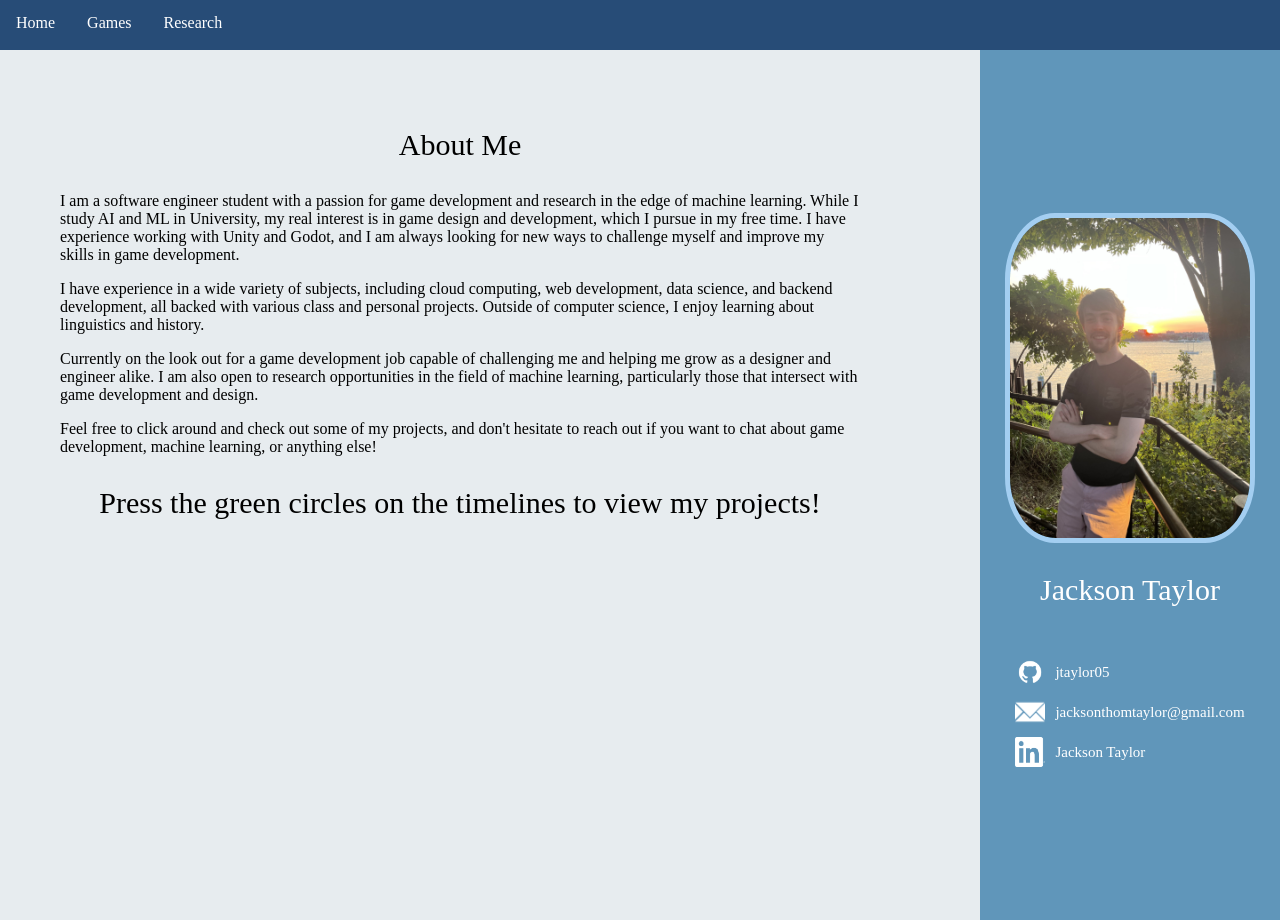
<file: index.html>
<!DOCTYPE html>
<header>
    <link rel="stylesheet" href="style.css">
    <link rel="stylesheet" href="index.css">
</header>
<body>
    <ul class="navbar">
        <li class="navbar-item" ><a class="navbar-link" href=".">Home</a></li>
        <li class="navbar-item" ><a class="navbar-link" href="games.html">Games</a></li>
        <li class="navbar-item" ><a class="navbar-link" href="research.html">Research</a></li>
    </ul>
    <div class="content">
        <div class="words">
            <p class="important">About Me</p>
            <p>
                I am a software engineer student with a passion for game development and research in the edge of machine learning. While I study AI and ML in University, my real interest is in game design and development, which I pursue in my free time. I have experience working with Unity and Godot, and I am always looking for new ways to challenge myself and improve my skills in game development.
            </p>
            <p>
                I have experience in a wide variety of subjects, including cloud computing, web development, data science, and backend development, all backed with various class and personal projects. Outside of computer science, I enjoy learning about linguistics and history.
            </p>
            <p>
                Currently on the look out for a game development job capable of challenging me and helping me grow as a designer and engineer alike. I am also open to research opportunities in the field of machine learning, particularly those that intersect with game development and design.
            </p>
            <p>
                Feel free to click around and check out some of my projects, and don't hesitate to reach out if you want to chat about game development, machine learning, or anything else!
            </p>
            <p class="important">Press the green circles on the timelines to view my projects!</p>
        </div>
        <div class="sidebar-right">
            <img class="profile-pic" src="assets/portrait.jpg" alt="Profile Picture">
            <p class="important">Jackson Taylor</p>
            <div class="contact-info">
                <div>
                    <img class="icon" src="assets\GitHub Logos\PNG\GitHub_Invertocat_White_Clearspace.png" alt="GitHub Icon">
                    <a class="contact-link"href="https://github.com/jtaylor05" target="_blank">jtaylor05</a>
                </div>
                <div>
                    <img class="icon" src="assets/mail.png" alt="Email Icon">
                    <a class="contact-link" href="mailto:jacksonthomtaylor@gmail.com" target="_blank">jacksonthomtaylor@gmail.com</a>
                </div>
                <div>
                    <img class="icon" src="assets\in-logo\InBug-White.png" alt="LinkedIn Icon">
                    <a class="contact-link" href="https://www.linkedin.com/in/jacksonttaylor" target="_blank">Jackson Taylor</a>
                </div>
            </div>
        </div>
    </div>
</body>
</file>
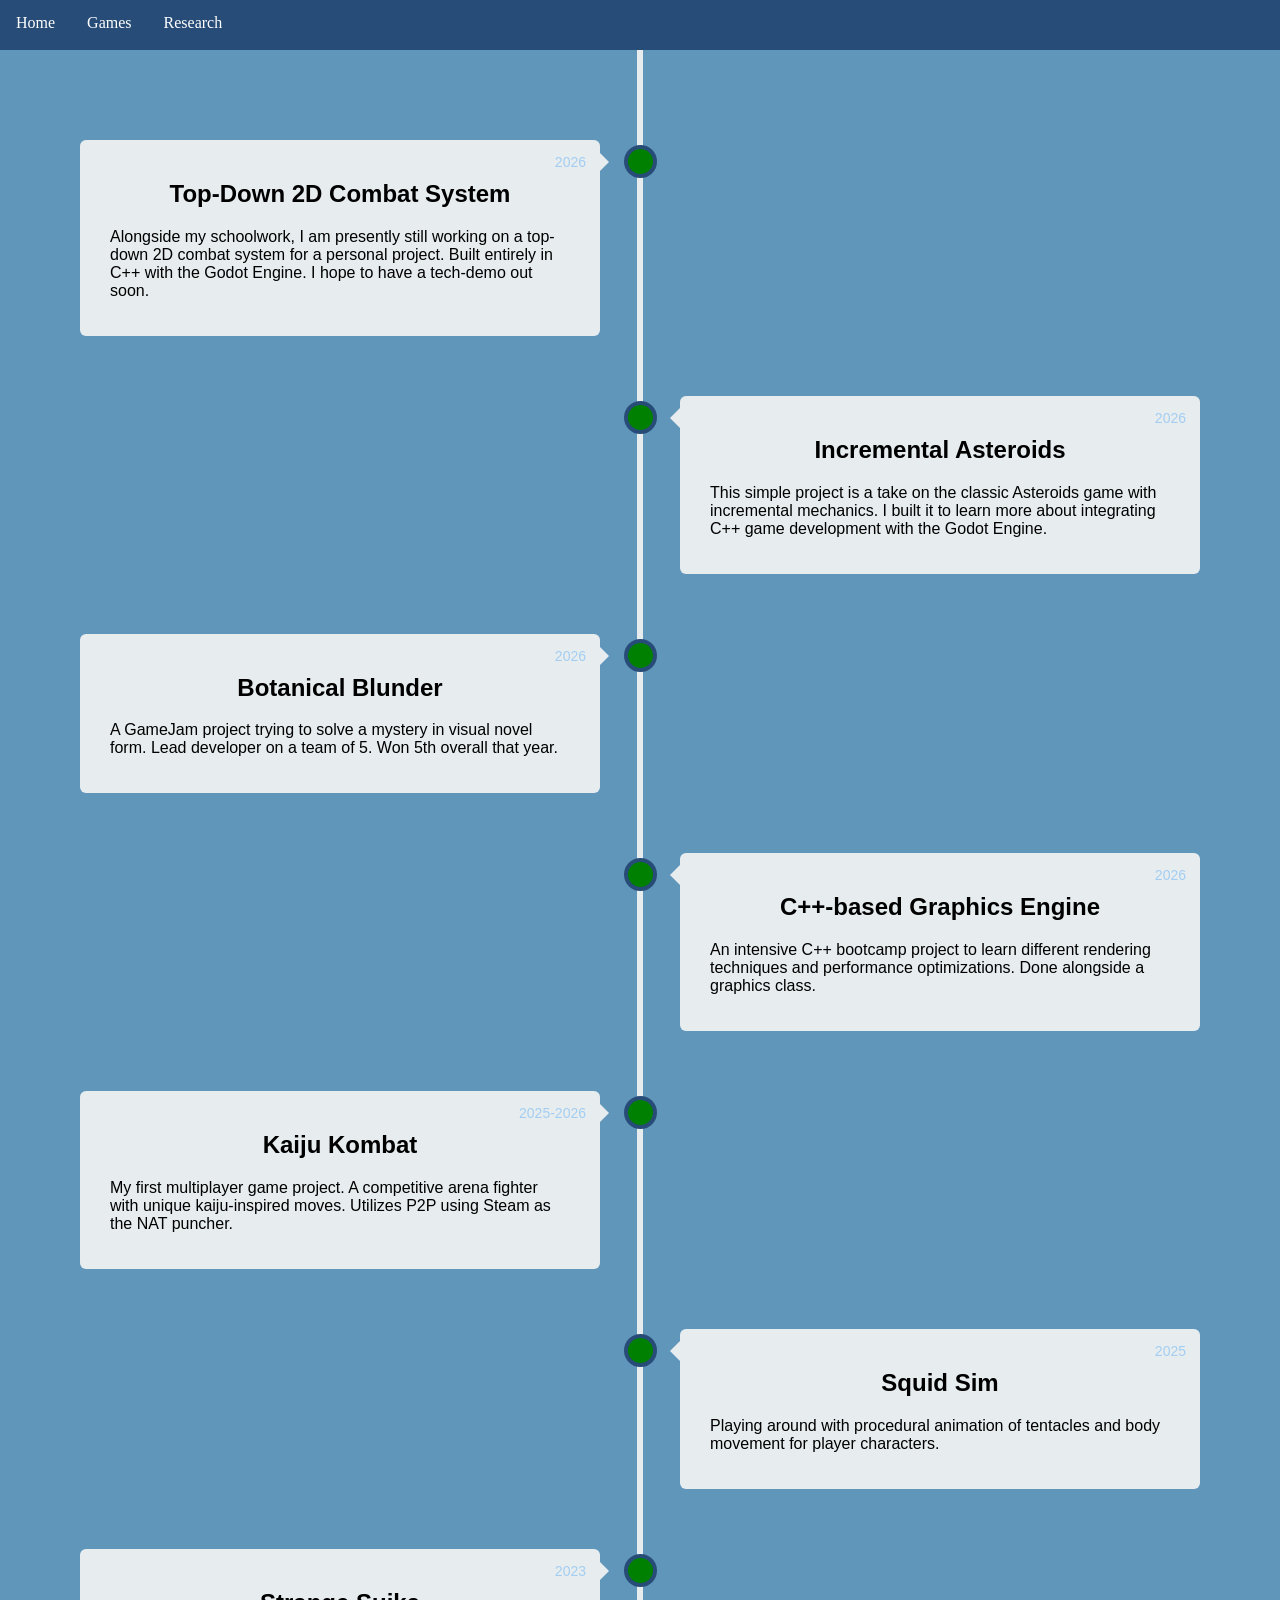
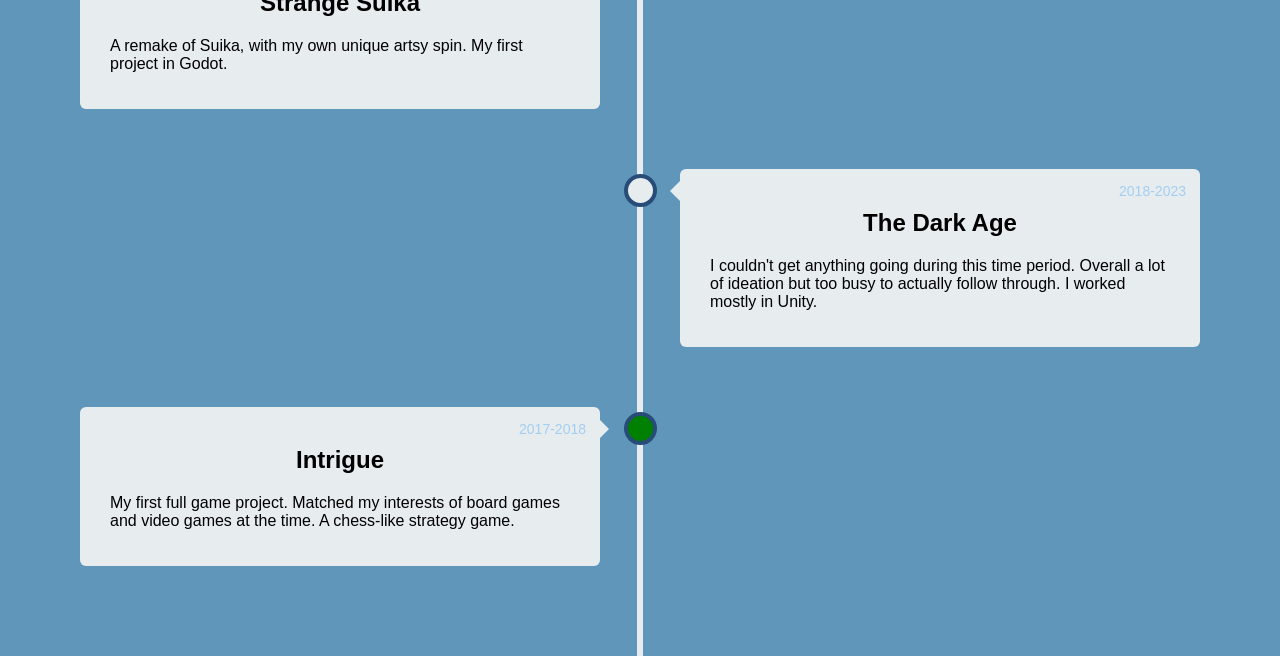
<file: games.html>
<!DOCTYPE html>
<header>
    <link rel="stylesheet" href="style.css">
    <link rel="stylesheet" href="timeline.css">
</header>
<body>
    <ul class="navbar">
        <li class="navbar-item" ><a class="navbar-link" href=".">Home</a></li>
        <li class="navbar-item" ><a class="navbar-link" href="games.html">Games</a></li>
        <li class="navbar-item" ><a class="navbar-link" href="research.html">Research</a></li>
    </ul>
    <div class="timeline-container">
        <div class="timeline">
            <div class="container left">
                <a href="https://github.com/jtaylor05/combat_system_gdextension" target="_blank"></a>
                <div class="content">
                    <h2 class="title">Top-Down 2D Combat System</h2>
                    <p class="date">2026</p>
                    <p>Alongside my schoolwork, I am presently still working on a top-down 2D combat system for a personal project. Built entirely in C++ with the Godot Engine. I hope to have a tech-demo out soon.</p>
                </div>
            </div>
            <div class="container right">
                <a href="https://justamisunderstanding.itch.io/incremental-asteroids" target="_blank"></a>
                <div class="content">
                    <h2 class="title">Incremental Asteroids</h2>
                    <p class="date">2026</p>
                    <p>This simple project is a take on the classic Asteroids game with incremental mechanics. I built it to learn more about integrating C++ game development with the Godot Engine.</p>
                </div>
            </div>
            <div class="container left">
                <a href="https://theshortbosmer.itch.io/a-botanical-blunder" target="_blank"></a>
                <div class="content">
                    <h2 class="title">Botanical Blunder</h2>
                    <p class="date">2026</p>
                    <p>A GameJam project trying to solve a mystery in visual novel form. Lead developer on a team of 5. Won 5th overall that year.</p>
                </div>
            </div>
            <div class="container right">
                <a href="games/graphics.html" target="_blank"></a>
                <div class="content">
                    <h2 class="title">C++-based Graphics Engine</h2>
                    <p class="date">2026</p>
                    <p>An intensive C++ bootcamp project to learn different rendering techniques and performance optimizations. Done alongside a graphics class.</p>
                </div>
            </div>
            <div class="container left">
                <a href="games/kaiju.html" target="_blank"></a>
                <div class="content">
                    <h2 class="title">Kaiju Kombat</h2>
                    <p class="date">2025-2026</p>
                    <p>My first multiplayer game project. A competitive arena fighter with unique kaiju-inspired moves. Utilizes P2P using Steam as the NAT puncher.</p>
                </div>
            </div>
            <div class="container right">
                <a href="games/squid.html" target="_blank"></a>
                <div class="content">
                    <h2 class="title">Squid Sim</h2>
                    <p class="date">2025</p>
                    <p>Playing around with procedural animation of tentacles and body movement for player characters.</p>
                </div>
            </div>
            <div class="container left">
                <a href="games/suika.html" target="_blank"></a>
                <div class="content">
                    <h2 class="title">Strange Suika</h2>
                    <p class="date">2023</p>
                    <p>A remake of Suika, with my own unique artsy spin. My first project in Godot.</p>
                </div>
            </div>
            <div class="container right"> 
                <div class="content">
                    <h2 class="title">The Dark Age</h2>
                    <p class="date">2018-2023</p>
                    <p>I couldn't get anything going during this time period. Overall a lot of ideation but too busy to actually follow through. I worked mostly in Unity.</p>
                </div>
            </div>
            <div class="container left">
                <a href="https://justamisunderstanding.itch.io/intrigue" target="_blank"></a>
                <div class="content">
                    <h2 class="title">Intrigue</h2>
                    <p class="date">2017-2018</p>
                    <p>My first full game project. Matched my interests of board games and video games at the time. A chess-like strategy game.</p>
                </div>
            </div>
        </div>
        
    </div>
</body>
</file>
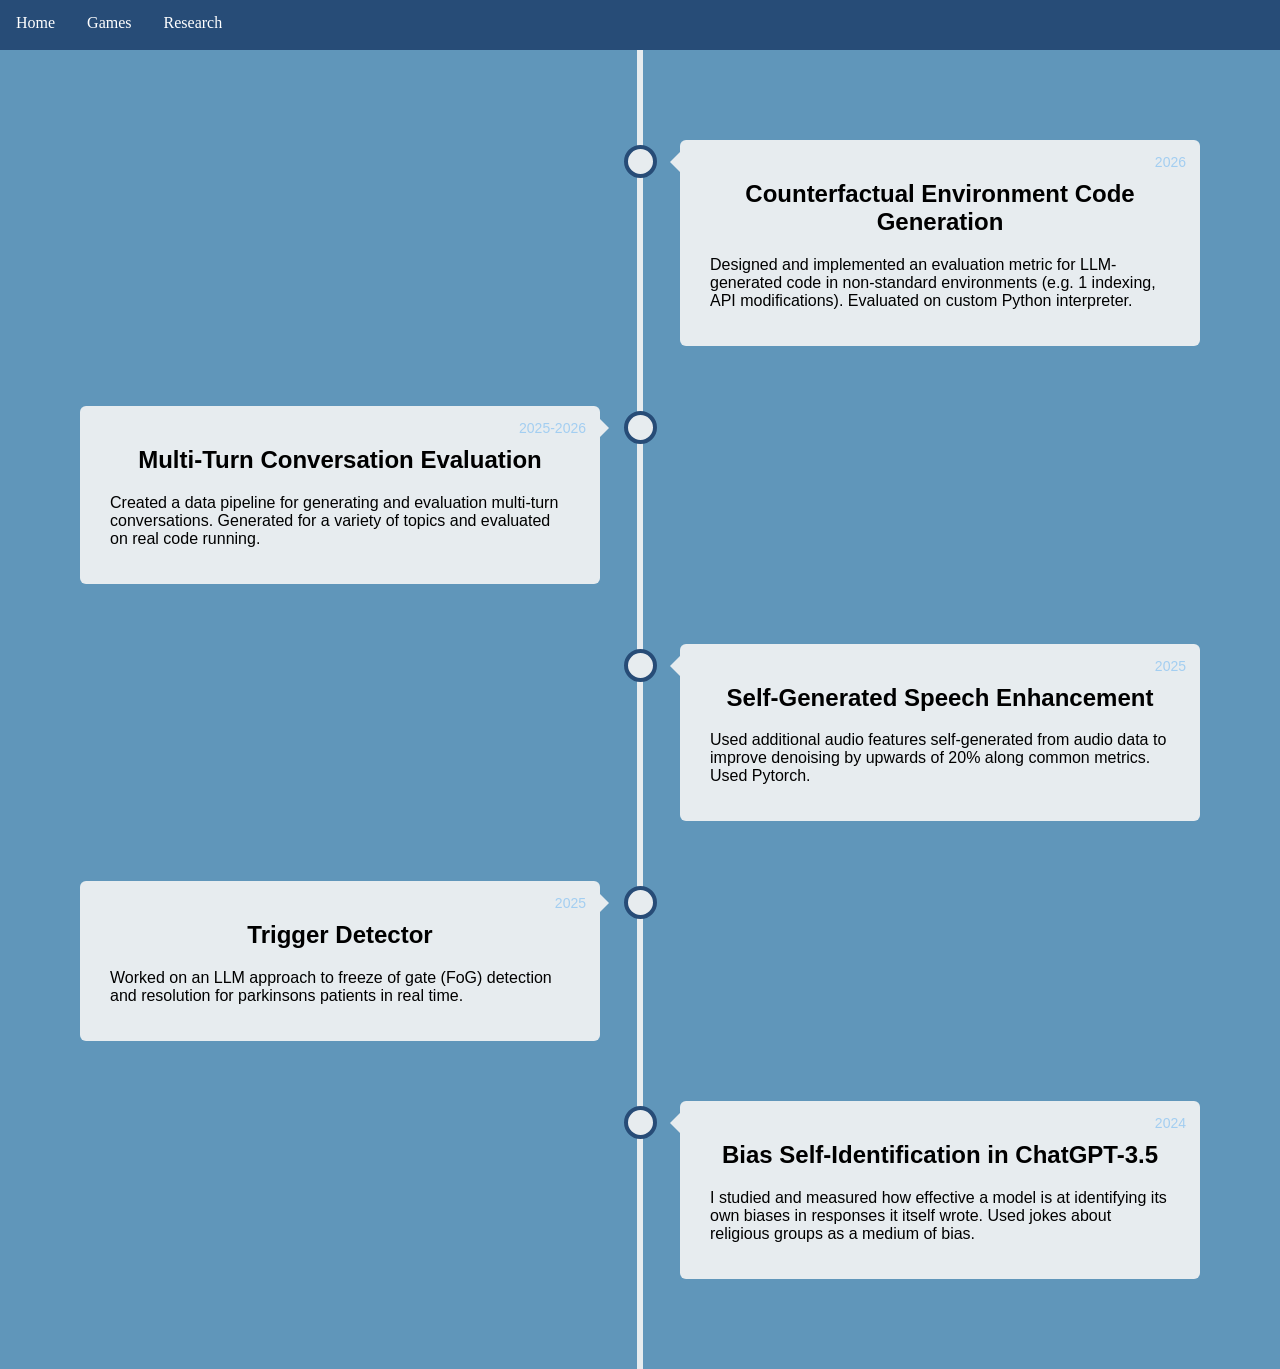
<file: research.html>
<!DOCTYPE html>
<header>
    <link rel="stylesheet" href="style.css">
    <link rel="stylesheet" href="timeline.css">
</header>
<body>
    <ul class="navbar">
        <li class="navbar-item" ><a class="navbar-link" href=".">Home</a></li>
        <li class="navbar-item" ><a class="navbar-link" href="games.html">Games</a></li>
        <li class="navbar-item" ><a class="navbar-link" href="research.html">Research</a></li>
    </ul>
    <div class="timeline-container">
        <div class="timeline">
            <div class="container right">
                <div class="content">
                    <h2 class="title">Counterfactual Environment Code Generation</h2>
                    <p class="date">2026</p>
                    <p>Designed and implemented an evaluation metric for LLM-generated code in non-standard environments (e.g. 1 indexing, API modifications). Evaluated on custom Python interpreter.</p>
                </div>
            </div>
            <div class="container left">
                <div class="content">
                    <h2 class="title">Multi-Turn Conversation Evaluation</h2>
                    <p class="date">2025-2026</p>
                    <p>Created a data pipeline for generating and evaluation multi-turn conversations. Generated for a variety of topics and evaluated on real code running.</p>
                </div>
            </div>
            <div class="container right">
                <div class="content">
                    <h2 class="title">Self-Generated Speech Enhancement</h2>
                    <p class="date">2025</p>
                    <p>Used additional audio features self-generated from audio data to improve denoising by upwards of 20% along common metrics. Used Pytorch.</p>
                </div>
            </div>
            <div class="container left">
                <div class="content">
                    <h2 class="title">Trigger Detector</h2>
                    <p class="date">2025</p>
                    <p>Worked on an LLM approach to freeze of gate (FoG) detection and resolution for parkinsons patients in real time.</p>
                </div>
            </div>
            <div class="container right">
                <div class="content">
                    <h2 class="title">Bias Self-Identification in ChatGPT-3.5</h2>
                    <p class="date">2024</p>
                    <p>I studied and measured how effective a model is at identifying its own biases in responses it itself wrote. Used jokes about religious groups as a medium of bias.</p>
                </div>
            </div>
        </div>
        
    </div>
</body>
</file>
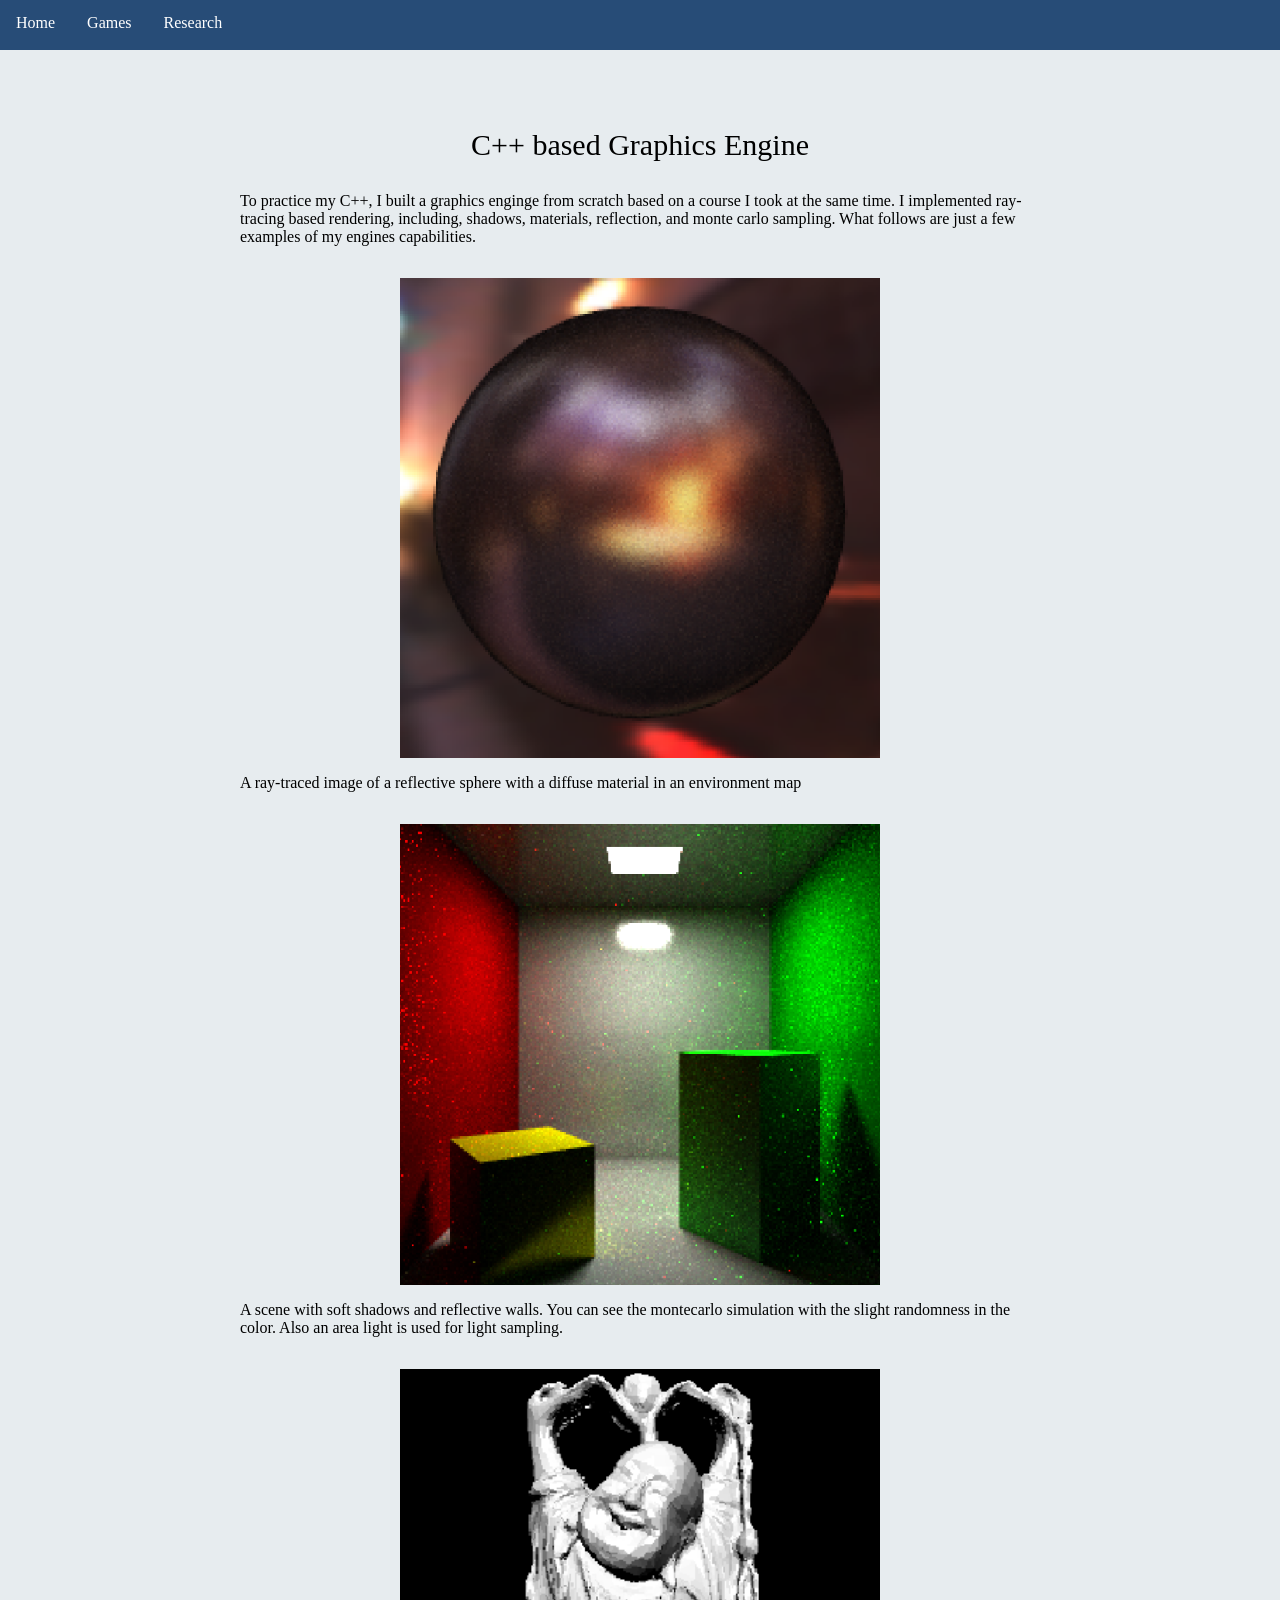
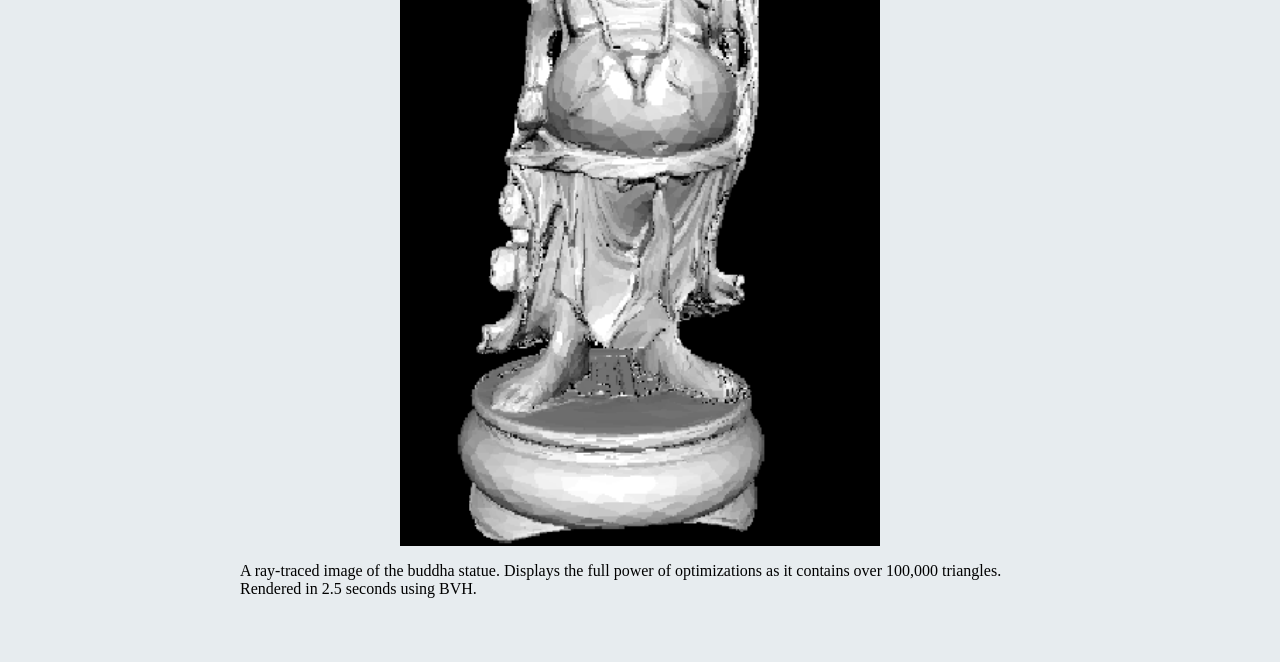
<file: games/graphics.html>
<!DOCTYPE html>
<header>
    <link rel="stylesheet" href="../style.css">
</header>
<body>
    <ul class="navbar">
        <li class="navbar-item" ><a class="navbar-link" href="..">Home</a></li>
        <li class="navbar-item" ><a class="navbar-link" href="../games.html">Games</a></li>
        <li class="navbar-item" ><a class="navbar-link" href="research.html">Research</a></li>
    </ul>
    <div class="content">
        <div class="words">
            <p class="important">C++ based Graphics Engine</p>
            <p>
                To practice my C++, I built a graphics enginge from scratch based on a course I took at the same time. I implemented ray-tracing based rendering, including, shadows, materials, reflection, and monte carlo sampling. What follows are just a few examples of my engines capabilities.
            </p>
            <img src="../assets/diffuse-reflective-sphere.png" alt="A ray-traced image of a reflective sphere with a diffuse material in an environment map">
            <p>A ray-traced image of a reflective sphere with a diffuse material in an environment map</p>
            <img src="../assets/soft-shadows.png" alt="scene with soft shadows and reflective walls">
            <p>A scene with soft shadows and reflective walls. You can see the montecarlo simulation with the slight randomness in the color. Also an area light is used for light sampling.</p>
            <img src="../assets/buddha.png" alt="a ray-traced image of the buddha statue">
            <p>A ray-traced image of the buddha statue. Displays the full power of optimizations as it contains over 100,000 triangles. Rendered in 2.5 seconds using BVH.</p>
        </div>
    </div>
</body>
</file>
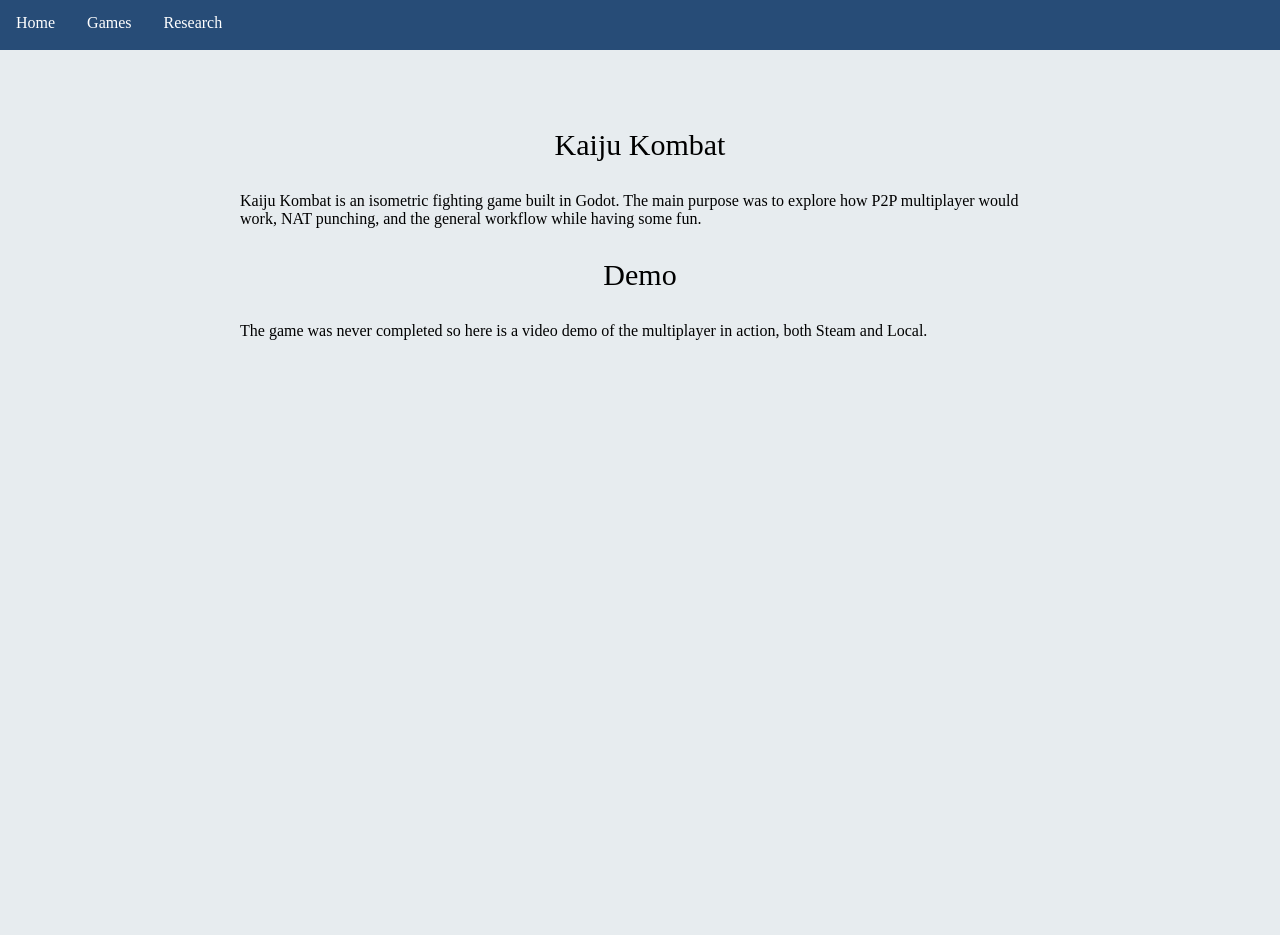
<file: games/kaiju.html>
<!DOCTYPE html>
<header>
    <link rel="stylesheet" href="../style.css">
</header>
<body>
    <ul class="navbar">
        <li class="navbar-item" ><a class="navbar-link" href="..">Home</a></li>
        <li class="navbar-item" ><a class="navbar-link" href="../games.html">Games</a></li>
        <li class="navbar-item" ><a class="navbar-link" href="research.html">Research</a></li>
    </ul>
    <div class="content">
        <div class="words">
            <p class="important">Kaiju Kombat</p>
            <p>
                Kaiju Kombat is an isometric fighting game built in Godot. The main purpose was to explore how P2P multiplayer would work, NAT punching, and the general workflow while having some fun.
            </p>
            <p class="important">Demo</p>
            <p>The game was never completed so here is a video demo of the multiplayer in action, both Steam and Local.</p>
            <iframe width="760" height="515" src="https://www.youtube.com/embed/Fs9i-KzsLVE" title="Kaiju Kombat Demo" frameborder="0"></iframe>
        </div>
    </div>
</body>
</file>
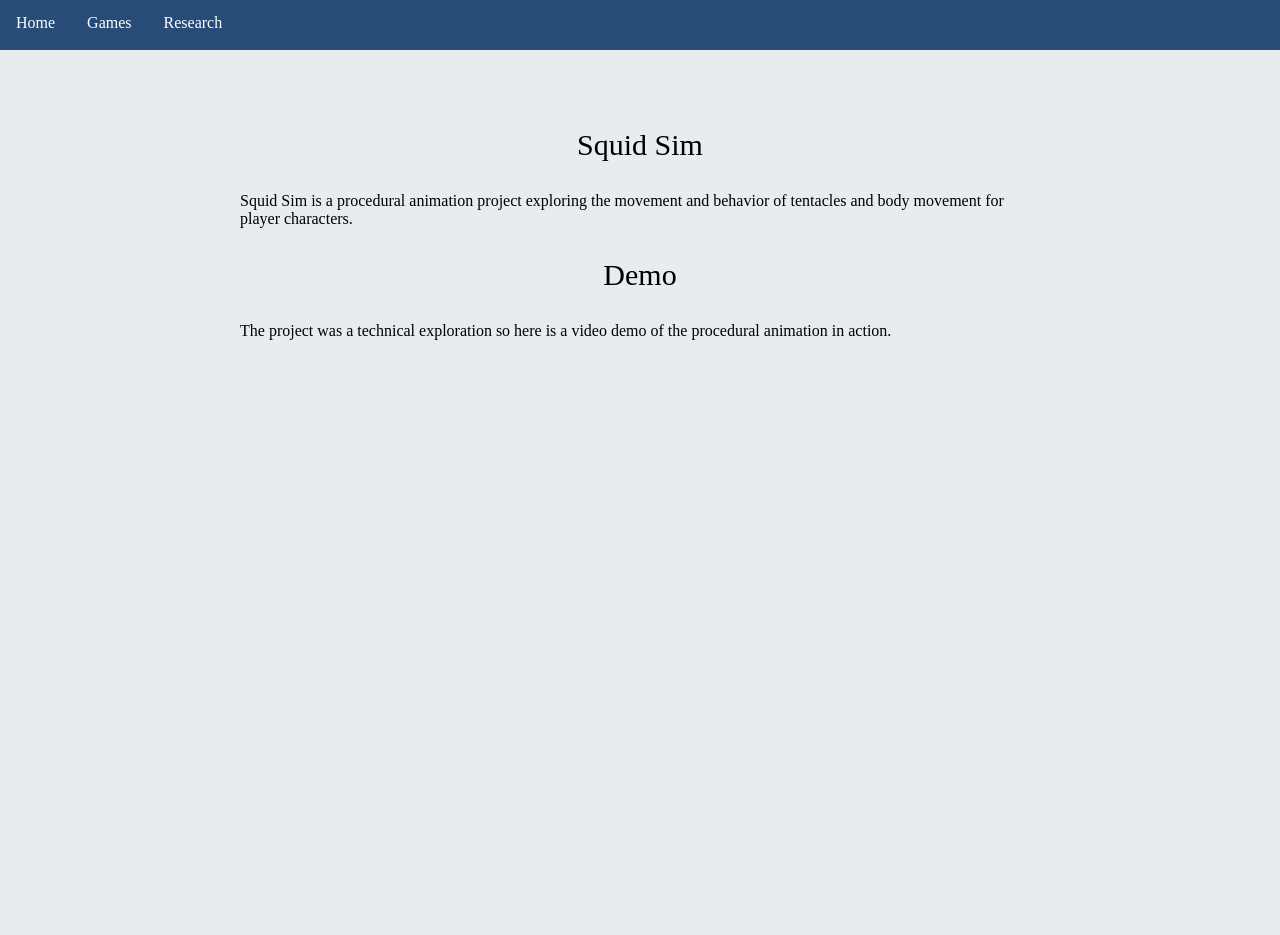
<file: games/squid.html>
<!DOCTYPE html>
<header>
    <link rel="stylesheet" href="../style.css">
</header>
<body>
    <ul class="navbar">
        <li class="navbar-item" ><a class="navbar-link" href="..">Home</a></li>
        <li class="navbar-item" ><a class="navbar-link" href="../games.html">Games</a></li>
        <li class="navbar-item" ><a class="navbar-link" href="research.html">Research</a></li>
    </ul>
    <div class="content">
        <div class="words">
            <p class="important">Squid Sim</p>
            <p>
                Squid Sim is a procedural animation project exploring the movement and behavior of tentacles and body movement for player characters.
            </p>
            <p class="important">Demo</p>
            <p>The project was a technical exploration so here is a video demo of the procedural animation in action.</p>
            <iframe width="760" height="515" src="https://www.youtube.com/embed/7o4spTF4hVA" title="Squid Sim Demo" frameborder="0" allowfullscreen></iframe>
        </div>
    </div>
</body>
</file>
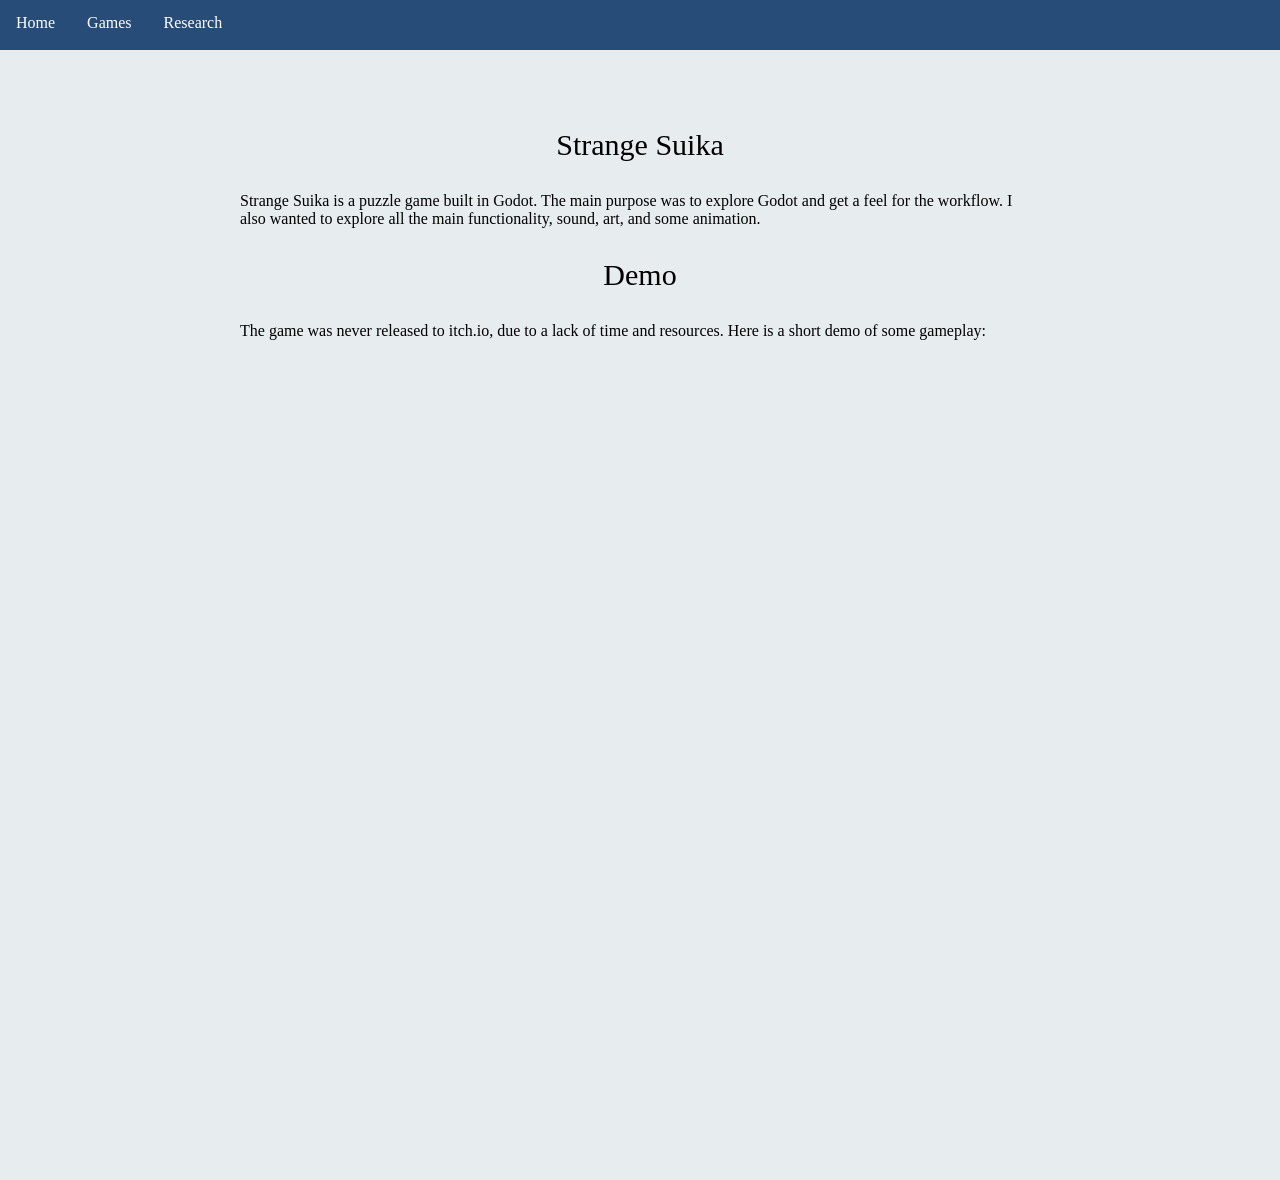
<file: games/suika.html>
<!DOCTYPE html>
<header>
    <link rel="stylesheet" href="../style.css">
</header>
<body>
    <ul class="navbar">
        <li class="navbar-item" ><a class="navbar-link" href="..">Home</a></li>
        <li class="navbar-item" ><a class="navbar-link" href="../games.html">Games</a></li>
        <li class="navbar-item" ><a class="navbar-link" href="research.html">Research</a></li>
    </ul>
    <div class="content">
        <div class="words">
            <p class="important">Strange Suika</p>
            <p>
                Strange Suika is a puzzle game built in Godot. The main purpose was to explore Godot and get a feel for the workflow. I also wanted to explore all the main functionality, sound, art, and some animation.
            </p>
            <p class="important">Demo</p>
            <p>The game was never released to itch.io, due to a lack of time and resources. Here is a short demo of some gameplay:</p>
            <iframe width="515" height="760" src="https://www.youtube.com/embed/OgquEY_9J7o" title="Strange Suika Demo" frameborder="0" allowfullscreen></iframe>
        </div>
    </div>
</body>
</file>
<file: style.css>
:root {
  --main-bg-color: #E7ECEF;
  --secondary-bg-color: #274C77;
  --tertiary-bg-color: #6096BA;
  --quaternary-bg-color: #A3CEF1;
}

body {
  margin: 0;
  color: black;
  background-color: var(--main-bg-color);
  display: flex;
  flex-direction: column;
  height: 100vh;
  
}

.content {
  display: flex;
  flex-direction: row;
  flex: 1;
}

.navbar {
  list-style-type: none;
  min-height: 50px;
  z-index : 1;
  margin: 0;
  padding: 0;
  overflow: hidden;
  background-color: var(--secondary-bg-color);
}

.navbar-item {
  float: left;
}

.navbar-link {
  display: block;
  color: white;
  text-align: center;
  padding: 14px 16px;
  text-decoration: none;
}

.navbar-link:hover {
  background-color: var(--quaternary-bg-color);
}

.horizontal {
  display: flex;
  width: 100%;
  flex-direction: row;
  justify-content: center;
}

.important {
  text-align: center;
  font-size: 30px;
}

.words {
  margin: 3em auto;
  max-width: 800px;
  justify-content: center;
}

.words img {
  display: block;
  margin-top: 2em;
  margin-left: auto;
  margin-right: auto;
  width: 60%;
}

iframe {
  display: block;
  margin-top: 2em;
  margin-left: auto;
  margin-right: auto;
}
</file>
<file: index.css>
.sidebar-right {
  display: flex;
  flex-direction: column;
  align-items: center;
  justify-content: center;
  height: 100%;
  width: 300px;
  min-width: 250px;
  margin-left: auto;      
  color: white;
  background-color: var(--tertiary-bg-color);
  overflow-x: hidden;
  padding-top: 20px;
}

.profile-pic {
  display: block;
  margin-left: auto;
  margin-right: auto;
  width: 80%;
  border-color: var(--quaternary-bg-color);
  border-width: 5px;
  border-style: solid;
  border-radius: 20%;
}

.contact-info {
  display: flex;
  flex-direction: column;
  justify-content: center;
  margin-top: 20px;
}

.contact-info div {
    display: flex;
    flex-direction: row;
    justify-content: left;
    margin-bottom: 10px;
}

.icon {
    width: 30px;
    height: 30px;
}

.contact-link {
    display: flex;
    align-items: center;
    color: white;
    text-decoration: none;
    font-size: 15px;
    margin-left: 10px;
}
</file>
<file: timeline.css>
* {
  box-sizing: border-box;
}

/* Set a background color */
.timeline-container {
  background-color: var(--tertiary-bg-color);
  font-family: Helvetica, sans-serif;
}

/* TIMELINE */
.timeline {
  position: relative;
  max-width: 1200px;
  height: auto;
  margin: 0 auto;
  padding: 40px 0px;
}

/* The actual timeline (the vertical ruler) */
.timeline::after {
  content: '';
  position: absolute;
  width: 6px;
  background-color: var(--main-bg-color);
  top: 0;
  bottom: 0;
  left: 50%;
  margin-left: -3px;
}

/* Container around content */
.container {
  margin: 40px 0;
  padding: 10px 40px;
  position: relative;
  background-color: inherit;
  width: 50%;
}

/* The circles on the timeline */
.container::after {
  content: '';
  position: absolute;
  width: 25px;
  height: 25px;
  right: -17px;
  background-color: var(--main-bg-color);
  border: 4px solid var(--secondary-bg-color);
  top: 15px;
  border-radius: 50%;
  z-index: 1;
  transform: scale(1);
  transition: transform 0.3s ease-in-out;
}

.container:has(a)::after {
  background-color: green;
}

.container a {
  position: absolute;
  margin: 4px;
  width: 30px;
  height: 30px;
  right: -17px;
  top: 15px;
  z-index: 2;
}

.right a {
  left: -16px;
}

/* Place the container to the left */
.left {
  left: 0;
}

/* Place the container to the right */
.right {
  left: 50%;
}

/* Add arrows to the left container (pointing right) */
.left::before {
  content: " ";
  height: 0;
  position: absolute;
  top: 22px;
  width: 0;
  z-index: 1;
  right: 31px;
  border: medium solid var(--main-bg-color);
  border-width: 10px 0 10px 10px;
  border-color: transparent transparent transparent var(--main-bg-color);
}

/* Add arrows to the right container (pointing left) */
.right::before {
  content: " ";
  height: 0;
  position: absolute;
  top: 22px;
  width: 0;
  z-index: 1;
  left: 30px;
  border: medium solid var(--main-bg-color);
  border-width: 10px 10px 10px 0;
  border-color: transparent var(--main-bg-color) transparent transparent;
}

/* Fix the circle for containers on the right side */
.right::after {
  left: -16px;
}

/* Hover effect for timeline circles */
.container:hover::after {
  transform: scale(1.4);
}

/* The actual content */
.content {
  padding: 20px 30px;
  color: black;
  background-color: var(--main-bg-color);
  display: block;
  position: relative;
  border-radius: 6px;
}

.title {
  width: 100%;
  text-align: center;
}

.date {
  position: absolute;
  margin: 1em 1em 0 0;
  top: 0;
  right: 0;
  font-size: 14px;
  color: var(--quaternary-bg-color);
  text-align: right;
}

/* Media queries - Responsive timeline on screens less than 600px wide */
@media screen and (max-width: 600px) {
/* Place the timelime to the left */
  .timeline::after {
    left: 31px;
  }

/* Full-width containers */
  .container {
    width: 100%;
    padding-left: 70px;
    padding-right: 25px;
  }

/* Make sure that all arrows are pointing leftwards */
  .container::before {
    left: 60px;
    border: medium solid white;
    border-width: 10px 10px 10px 0;
    border-color: transparent white transparent transparent;
  }

/* Make sure all circles are at the same spot */
  .left::after, .right::after {
    left: 15px;
  }

/* Make all right containers behave like the left ones */
  .right {
    left: 0%;
  }
}
</file>
